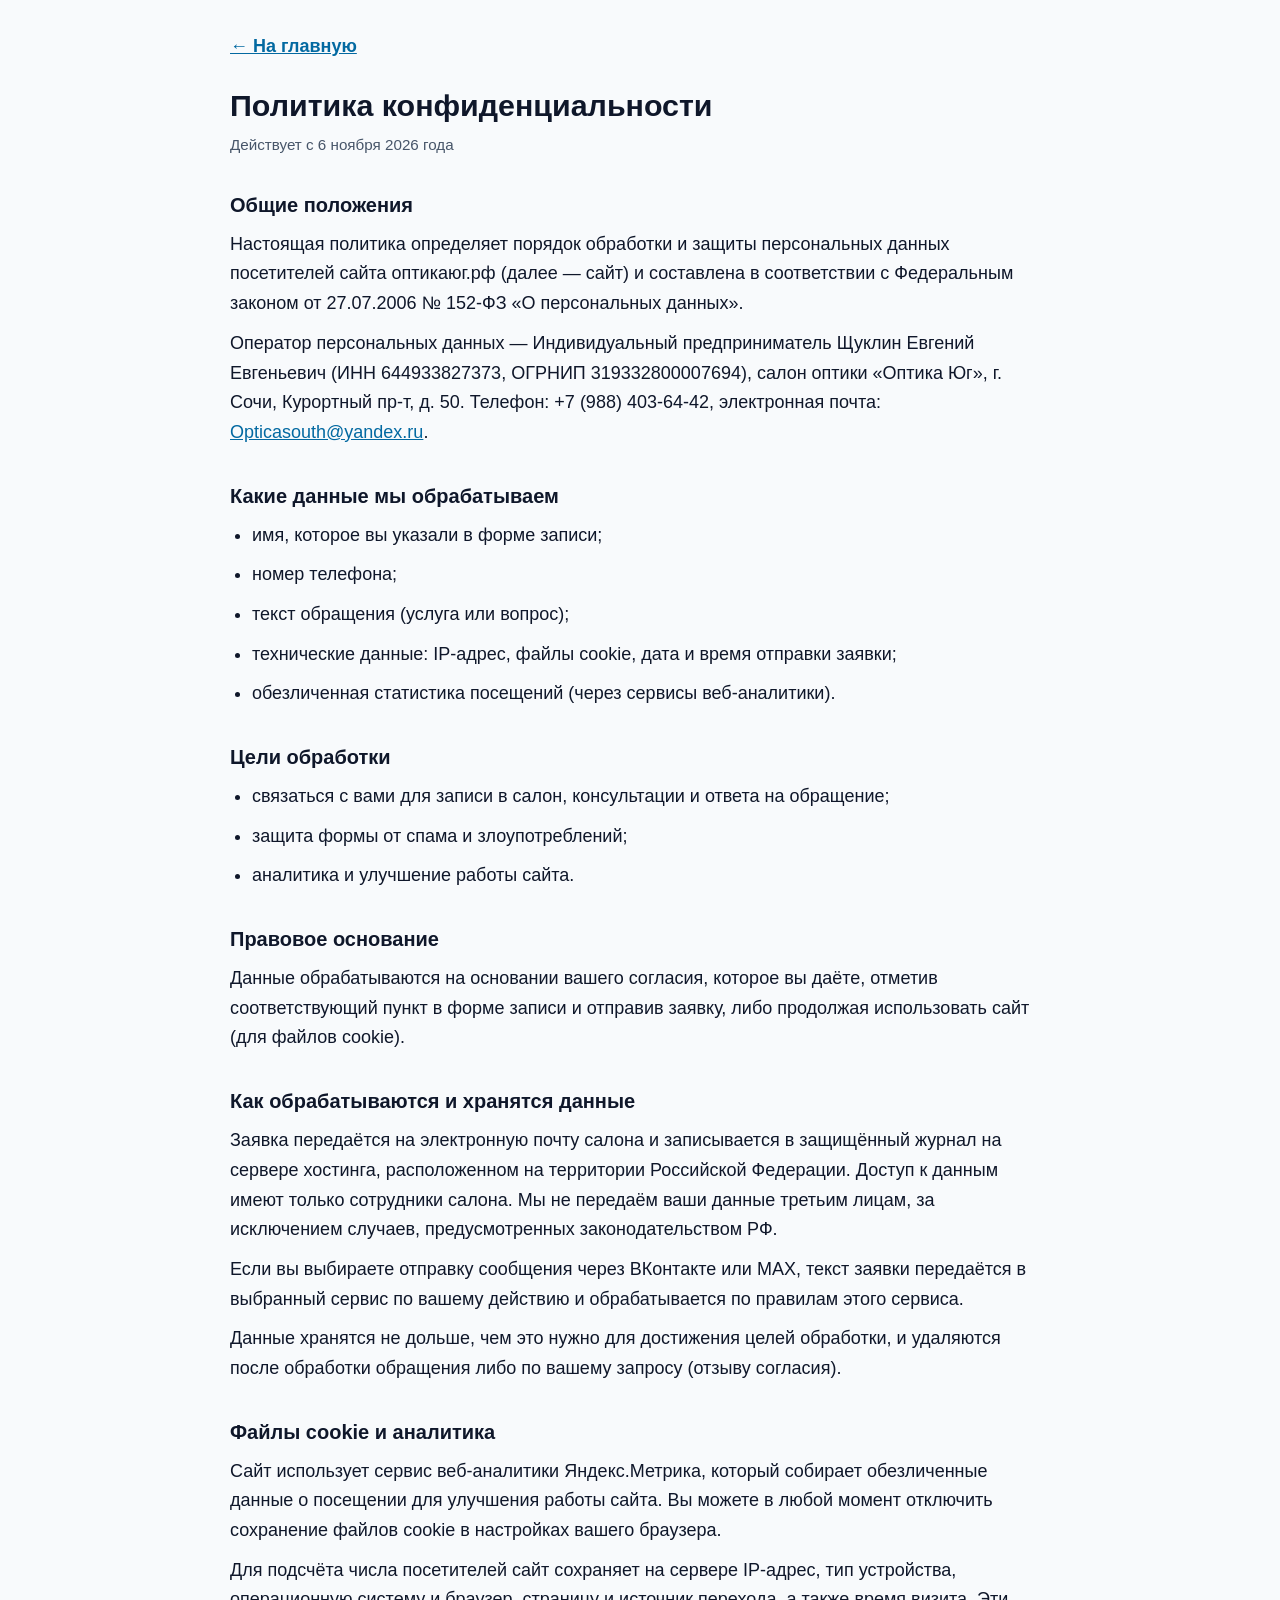
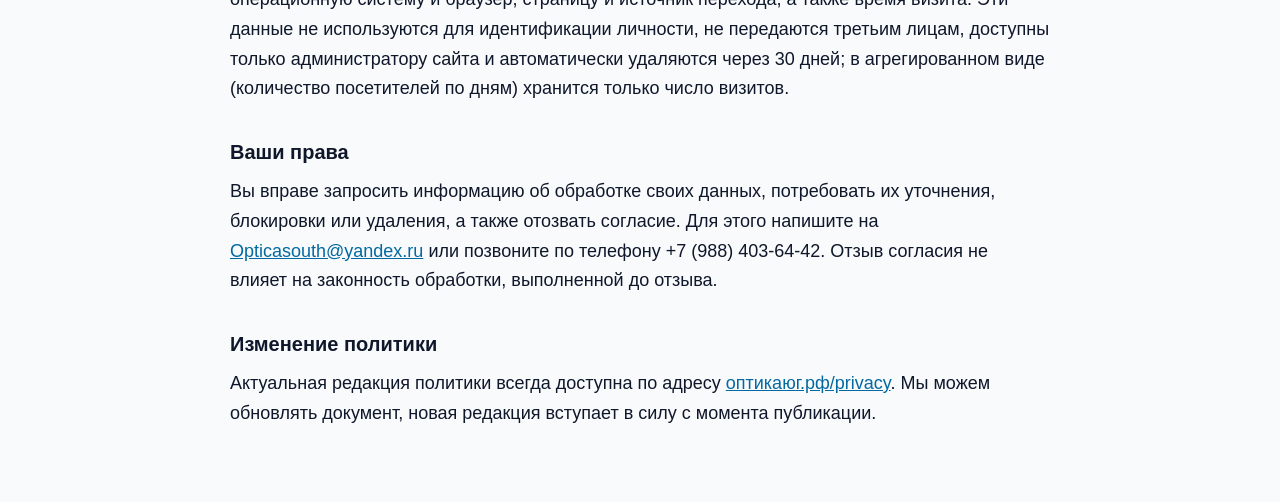
<file: privacy.html>
<!DOCTYPE html>
<html lang="ru">
<head>
  <meta charset="utf-8" />
  <meta name="viewport" content="width=device-width, initial-scale=1.0" />
  <meta name="robots" content="noindex" />
  <link rel="icon" href="./images/logo_optika_yug.png" type="image/png" />
  <link rel="stylesheet" href="./css/legal.css" />
  <title>Политика конфиденциальности | Оптика Юг</title>
</head>
<body>
  <main>
    <a class="back" href="/">← На главную</a>
    <h1>Политика конфиденциальности</h1>
    <p class="muted">Действует с 6 ноября 2026 года</p>

    <h2>Общие положения</h2>
    <p>Настоящая политика определяет порядок обработки и защиты персональных данных посетителей сайта оптикаюг.рф (далее — сайт) и составлена в соответствии с Федеральным законом от 27.07.2006 № 152-ФЗ «О персональных данных».</p>
    <p>Оператор персональных данных — Индивидуальный предприниматель Щуклин Евгений Евгеньевич (ИНН 644933827373, ОГРНИП 319332800007694), салон оптики «Оптика Юг», г. Сочи, Курортный пр-т, д. 50. Телефон: +7 (988) 403-64-42, электронная почта: <a href="mailto:Opticasouth@yandex.ru">Opticasouth@yandex.ru</a>.</p>

    <h2>Какие данные мы обрабатываем</h2>
    <ul>
      <li>имя, которое вы указали в форме записи;</li>
      <li>номер телефона;</li>
      <li>текст обращения (услуга или вопрос);</li>
      <li>технические данные: IP-адрес, файлы cookie, дата и время отправки заявки;</li>
      <li>обезличенная статистика посещений (через сервисы веб-аналитики).</li>
    </ul>

    <h2>Цели обработки</h2>
    <ul>
      <li>связаться с вами для записи в салон, консультации и ответа на обращение;</li>
      <li>защита формы от спама и злоупотреблений;</li>
      <li>аналитика и улучшение работы сайта.</li>
    </ul>

    <h2>Правовое основание</h2>
    <p>Данные обрабатываются на основании вашего согласия, которое вы даёте, отметив соответствующий пункт в форме записи и отправив заявку, либо продолжая использовать сайт (для файлов cookie).</p>

    <h2>Как обрабатываются и хранятся данные</h2>
    <p>Заявка передаётся на электронную почту салона и записывается в защищённый журнал на сервере хостинга, расположенном на территории Российской Федерации. Доступ к данным имеют только сотрудники салона. Мы не передаём ваши данные третьим лицам, за исключением случаев, предусмотренных законодательством РФ.</p>
    <p>Если вы выбираете отправку сообщения через ВКонтакте или MAX, текст заявки передаётся в выбранный сервис по вашему действию и обрабатывается по правилам этого сервиса.</p>
    <p>Данные хранятся не дольше, чем это нужно для достижения целей обработки, и удаляются после обработки обращения либо по вашему запросу (отзыву согласия).</p>

    <h2>Файлы cookie и аналитика</h2>
    <p>Сайт использует сервис веб-аналитики Яндекс.Метрика, который собирает обезличенные данные о посещении для улучшения работы сайта. Вы можете в любой момент отключить сохранение файлов cookie в настройках вашего браузера.</p>

    <p>Для подсчёта числа посетителей сайт сохраняет на сервере IP-адрес, тип устройства, операционную систему и браузер, страницу и источник перехода, а также время визита. Эти данные не используются для идентификации личности, не передаются третьим лицам, доступны только администратору сайта и автоматически удаляются через 30 дней; в агрегированном виде (количество посетителей по дням) хранится только число визитов.</p>

    <h2>Ваши права</h2>
    <p>Вы вправе запросить информацию об обработке своих данных, потребовать их уточнения, блокировки или удаления, а также отозвать согласие. Для этого напишите на <a href="mailto:Opticasouth@yandex.ru">Opticasouth@yandex.ru</a> или позвоните по телефону +7 (988) 403-64-42. Отзыв согласия не влияет на законность обработки, выполненной до отзыва.</p>

    <h2>Изменение политики</h2>
    <p>Актуальная редакция политики всегда доступна по адресу <a href="/privacy">оптикаюг.рф/privacy</a>. Мы можем обновлять документ, новая редакция вступает в силу с момента публикации.</p>
  </main>
</body>
</html>
</file>
<file: css/legal.css>
body { margin: 0; background: #F8FAFC; color: #0F172A; font: 18px/1.65 'Inter', -apple-system, 'Segoe UI', Roboto, Arial, sans-serif; }
main { max-width: 820px; margin: 0 auto; padding: 32px 20px 64px; }
h1 { font-size: 1.9rem; line-height: 1.25; margin: 0 0 8px; }
h2 { font-size: 1.25rem; margin: 32px 0 8px; }
p, li { margin: 0 0 10px; }
ul { padding-left: 22px; margin: 0 0 10px; }
a { color: #0369A1; }
.back { display: inline-block; margin-bottom: 24px; font-weight: 600; }
.muted { color: #475569; font-size: .95rem; }
</file>
